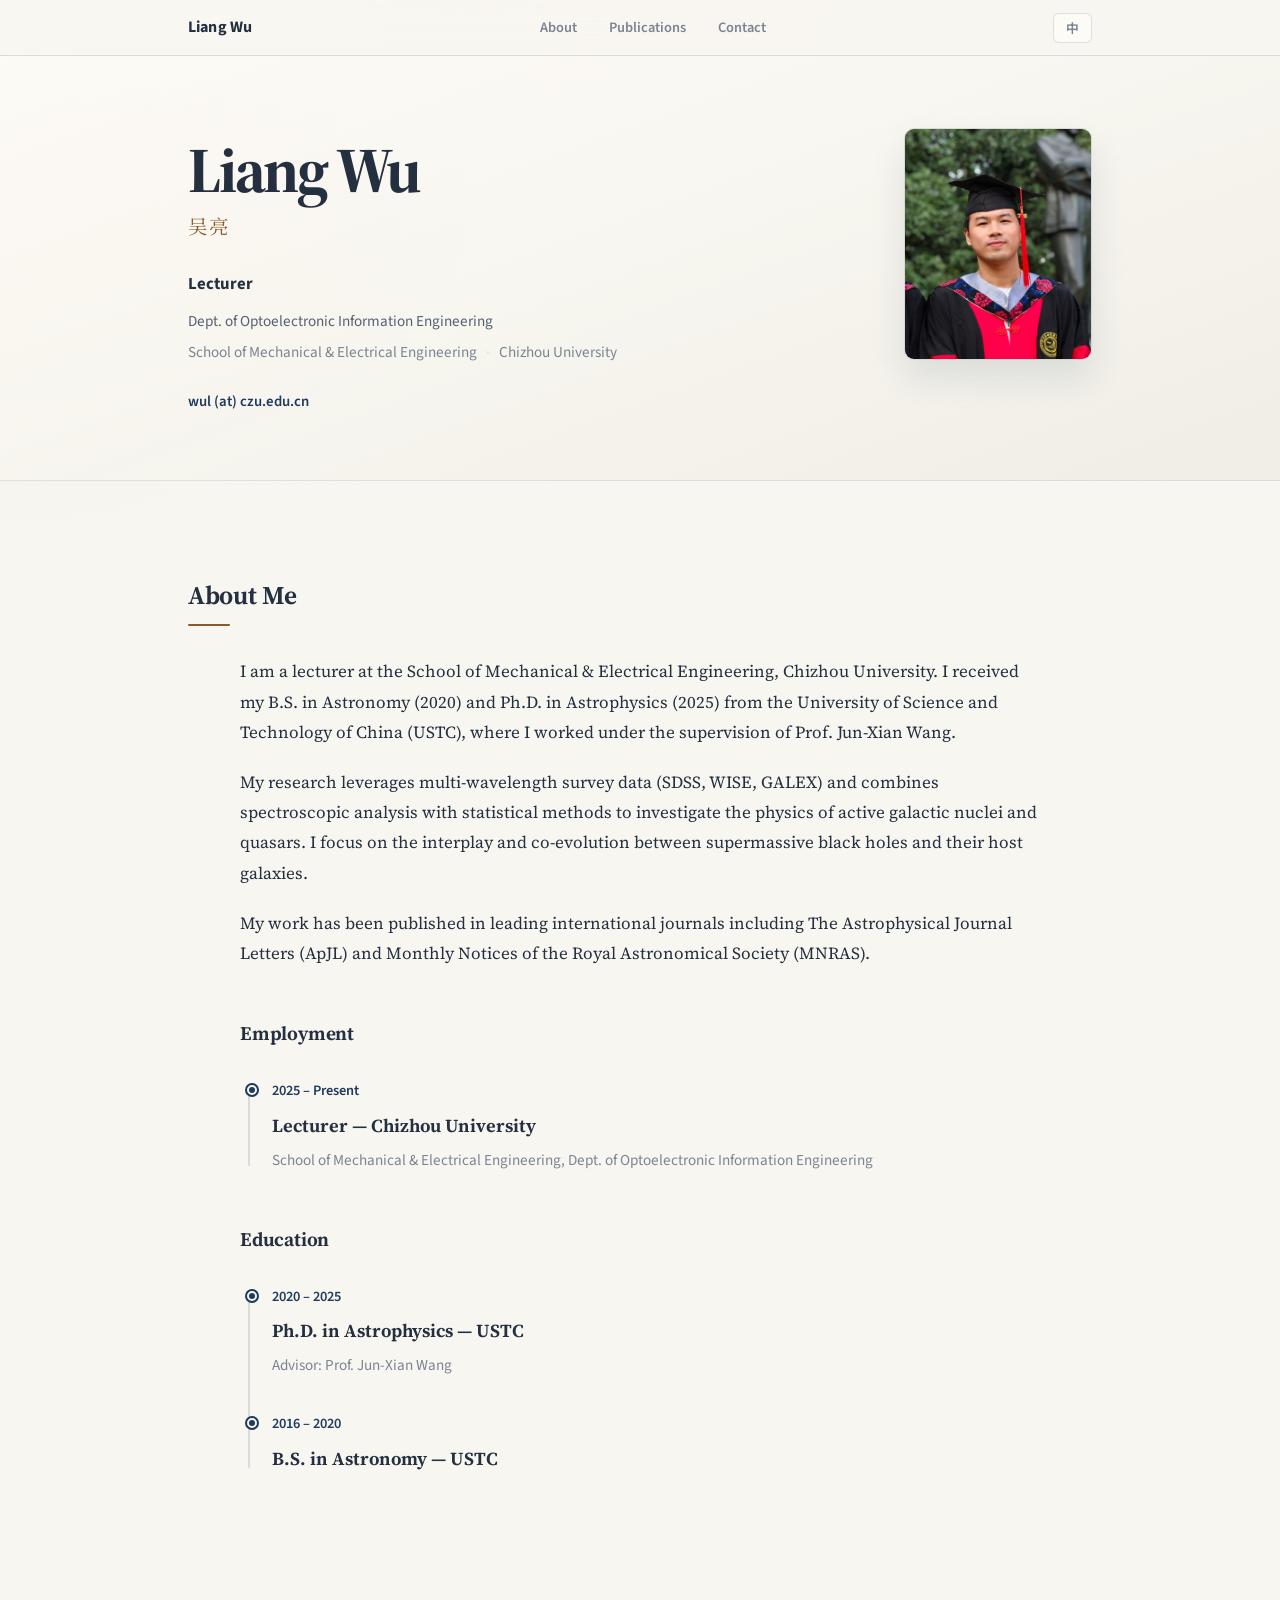
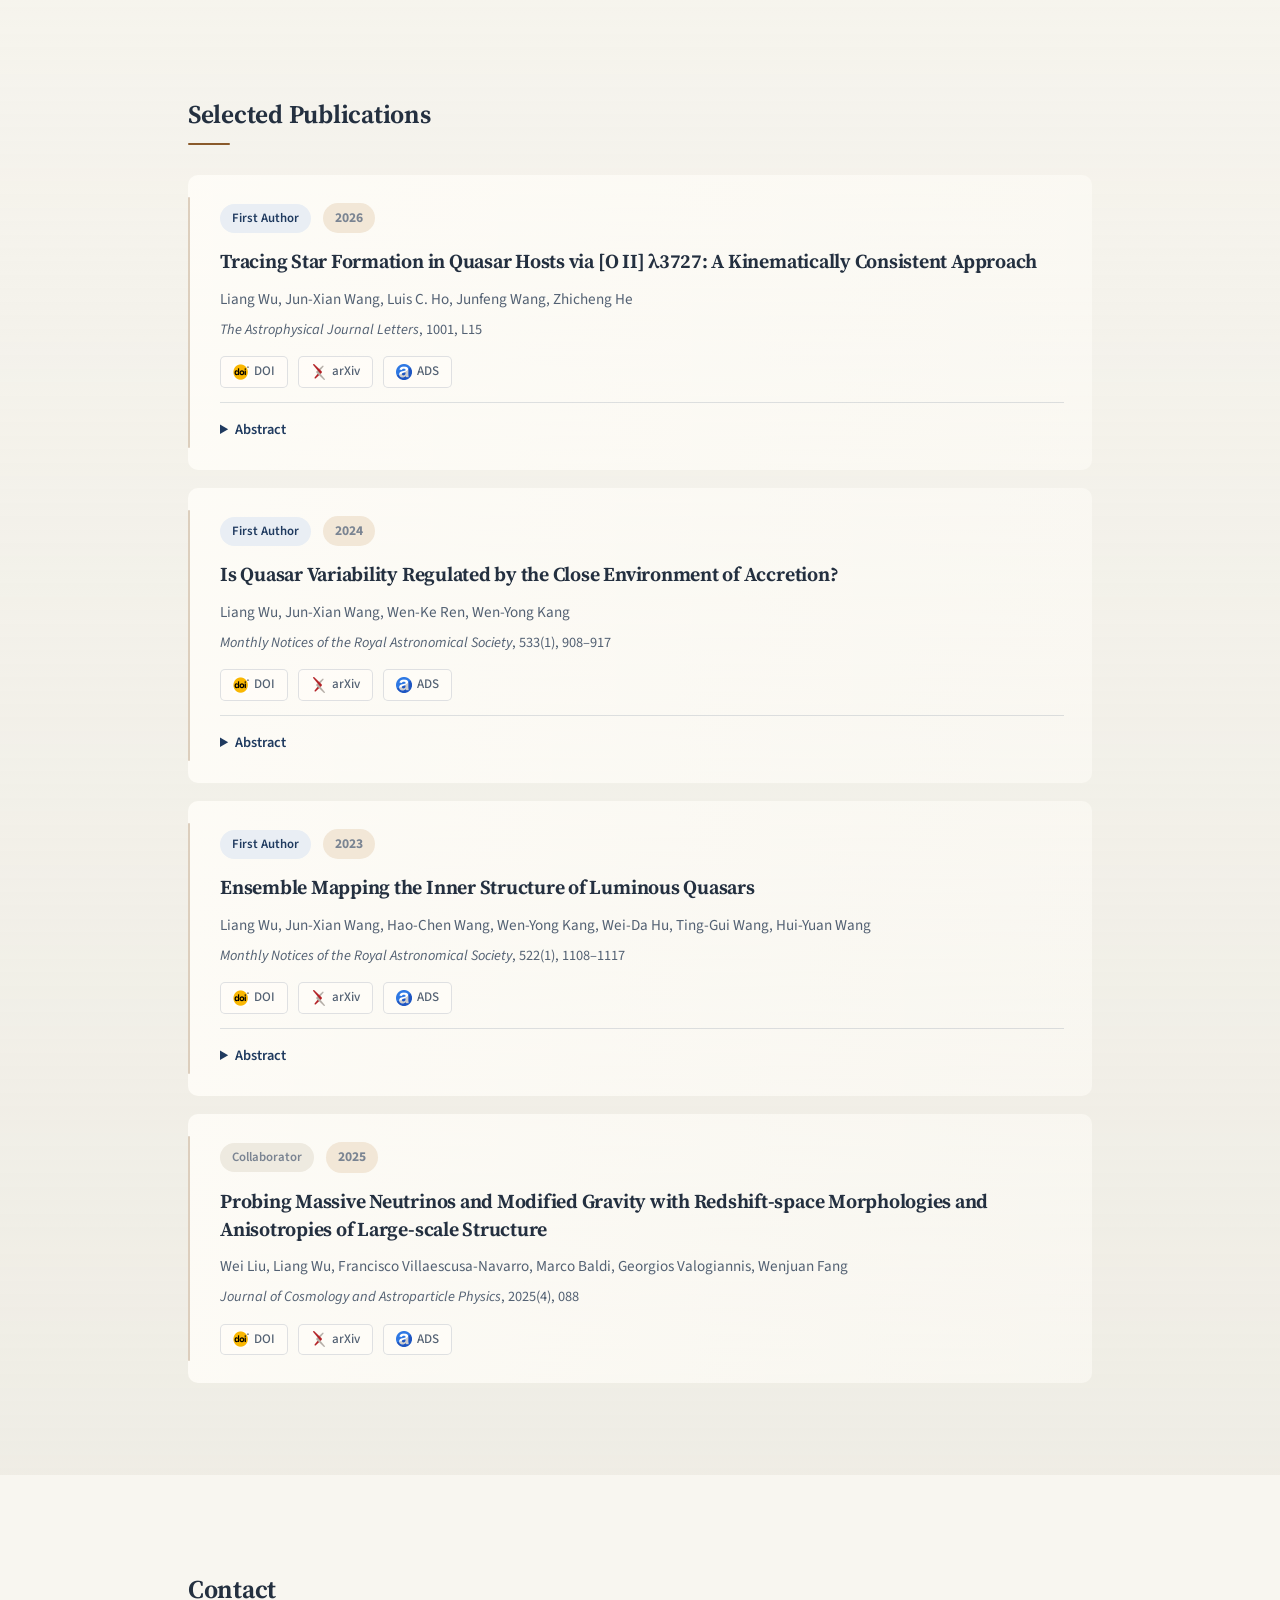
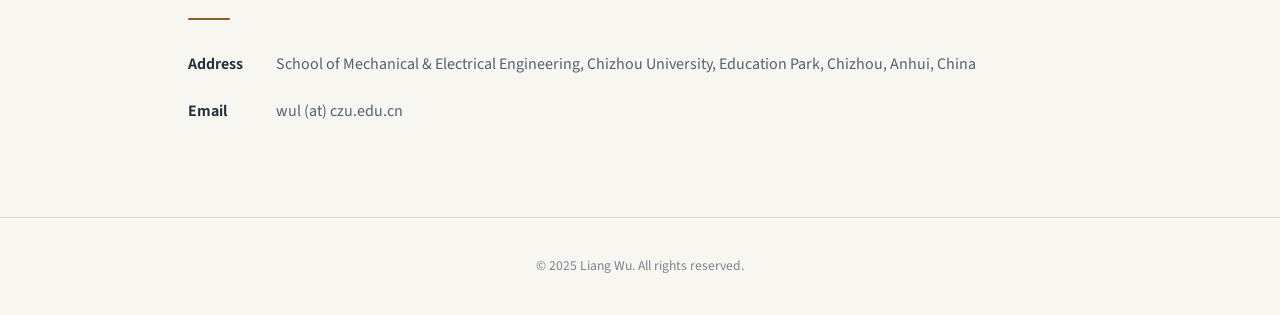
<file: index.html>
<!DOCTYPE html>
<html lang="en">
<head>
  <meta charset="UTF-8">
  <meta name="viewport" content="width=device-width, initial-scale=1.0">
  <meta name="description" content="Liang Wu — Lecturer at Chizhou University. Astrophysicist studying AGN, quasars, dusty torus physics, and black hole–galaxy co-evolution.">
  <meta name="keywords" content="Liang Wu, Astrophysics, AGN, Quasar, Black Hole, Chizhou University, USTC">
  <meta name="author" content="Liang Wu">
  <title>Liang Wu — Astrophysics | Chizhou University</title>
  <link rel="preconnect" href="https://fonts.googleapis.com">
  <link rel="preconnect" href="https://fonts.gstatic.com" crossorigin>
  <link rel="stylesheet" href="https://fonts.googleapis.com/css2?family=Noto+Sans+SC:wght@400;500;600;700&family=Noto+Serif+SC:wght@400;500;600;700&family=Source+Sans+3:wght@400;500;600;700&family=Source+Serif+4:ital,opsz,wght@0,8..60,400;0,8..60,500;0,8..60,600;0,8..60,700;1,8..60,400&display=swap">
  <link rel="stylesheet" href="css/style.css">
  <link rel="icon" href="data:image/svg+xml,<svg xmlns='http://www.w3.org/2000/svg' viewBox='0 0 100 100'><text y='.85em' font-size='85'>🔭</text></svg>">
</head>
<body>

  <!-- ===== Navigation ===== -->
  <nav class="navbar" id="navbar">
    <div class="nav-container">
      <a href="#hero" class="nav-brand">Liang Wu</a>
      <ul class="nav-links" id="navLinks">
        <li><a href="#about" data-i18n="nav.about">About</a></li>
        <li><a href="#publications" data-i18n="nav.publications">Publications</a></li>
        <li><a href="#contact" data-i18n="nav.contact">Contact</a></li>
      </ul>
      <div class="nav-actions">
        <button id="langToggle" class="lang-btn" aria-label="Switch language">中</button>
        <button id="menuToggle" class="menu-btn" aria-label="Toggle menu">
          <span></span><span></span><span></span>
        </button>
      </div>
    </div>
  </nav>

  <!-- ===== Hero ===== -->
  <header class="hero" id="hero">
    <div class="container">
      <div class="hero-content">
        <div class="hero-text">
          <h1 class="hero-name" data-i18n="hero.name">Liang Wu</h1>
          <p class="hero-name-sub" data-i18n="hero.name_sub">吴亮</p>
          <p class="hero-title" data-i18n="hero.title">Lecturer</p>
          <p class="hero-dept">
            <span data-i18n="hero.dept">Dept. of Optoelectronic Information Engineering</span>
          </p>
          <p class="hero-school">
            <span data-i18n="hero.school">School of Mechanical & Electrical Engineering</span>
            <span class="hero-sep">·</span>
            <span data-i18n="hero.university">Chizhou University</span>
          </p>
          <p class="hero-email">
            <a href="mailto:wul@czu.edu.cn">wul (at) czu.edu.cn</a>
          </p>
        </div>
        <div class="hero-avatar">
          <img class="avatar-photo" src="images/IMG_20260628_144947.jpg" alt="Liang Wu">
        </div>
      </div>
    </div>
  </header>

  <main>

    <!-- ===== About ===== -->
    <section class="section" id="about">
      <div class="container">
        <h2 class="section-heading" data-i18n="about.heading">About Me</h2>
        <div class="about-bio">
          <p data-i18n="about.bio1">I am a lecturer at the School of Mechanical & Electrical Engineering, Chizhou University. I received my B.S. in Astronomy (2020) and Ph.D. in Astrophysics (2025) from the University of Science and Technology of China (USTC), where I worked under the supervision of Prof. Jun-Xian Wang.</p>
          <p data-i18n="about.bio2">My research leverages multi-wavelength survey data (SDSS, WISE, GALEX) and combines spectroscopic analysis with statistical methods to investigate the physics of active galactic nuclei and quasars. I focus on the interplay and co-evolution between supermassive black holes and their host galaxies.</p>
          <p data-i18n="about.bio3">My work has been published in leading international journals including The Astrophysical Journal Letters (ApJL) and Monthly Notices of the Royal Astronomical Society (MNRAS).</p>
        </div>

        <h3 class="edu-heading" data-i18n="about.emp_heading">Employment</h3>
        <div class="timeline">
          <div class="timeline-item">
            <div class="timeline-marker"></div>
            <div class="timeline-content">
              <span class="timeline-year" data-i18n="about.emp_year">2025 – Present</span>
              <h4 data-i18n="about.emp_title">Lecturer — Chizhou University</h4>
              <p class="timeline-note" data-i18n="about.emp_note">School of Mechanical & Electrical Engineering, Dept. of Optoelectronic Information Engineering</p>
            </div>
          </div>
        </div>

        <h3 class="edu-heading" data-i18n="about.edu_heading">Education</h3>
        <div class="timeline">
          <div class="timeline-item">
            <div class="timeline-marker"></div>
            <div class="timeline-content">
              <span class="timeline-year" data-i18n="about.edu_phd_year">2020 – 2025</span>
              <h4 data-i18n="about.edu_phd">Ph.D. in Astrophysics — USTC</h4>
              <p class="timeline-note" data-i18n="about.edu_phd_note">Advisor: Prof. Jun-Xian Wang</p>
            </div>
          </div>
          <div class="timeline-item">
            <div class="timeline-marker"></div>
            <div class="timeline-content">
              <span class="timeline-year" data-i18n="about.edu_bs_year">2016 – 2020</span>
              <h4 data-i18n="about.edu_bs">B.S. in Astronomy — USTC</h4>
            </div>
          </div>
        </div>
      </div>
    </section>

    <!-- ===== Publications ===== -->
    <section class="section section-alt" id="publications">
      <div class="container">
        <h2 class="section-heading" data-i18n="publications.heading">Selected Publications</h2>

        <div class="pub-list">

          <!-- Paper 1: ApJL 2026 -->
          <article class="pub-item">
            <div class="pub-meta">
              <span class="pub-badge pub-badge-first" data-i18n="publications.first_author">First Author</span>
              <span class="pub-year">2026</span>
            </div>
            <h3 class="pub-title">Tracing Star Formation in Quasar Hosts via [O II] λ3727: A Kinematically Consistent Approach</h3>
            <p class="pub-authors">Liang Wu, Jun-Xian Wang, Luis C. Ho, Junfeng Wang, Zhicheng He</p>
            <p class="pub-journal"><em>The Astrophysical Journal Letters</em>, 1001, L15</p>
            <div class="pub-links">
              <a href="https://doi.org/10.3847/2041-8213/ae5621" target="_blank" rel="noopener" class="pub-link-doi"><img src="images/icon-doi.png" width="16" height="16" alt=""> DOI</a>
              <a href="https://arxiv.org/abs/2603.21509" target="_blank" rel="noopener" class="pub-link-arxiv"><img src="images/icon-arxiv.png" width="16" height="16" alt=""> arXiv</a>
              <a href="https://ui.adsabs.harvard.edu/abs/2026ApJ...1001L..15W" target="_blank" rel="noopener" class="pub-link-ads"><img src="images/icon-ads.png" width="16" height="16" alt=""> ADS</a>
            </div>
            <details class="pub-abstract">
              <summary data-i18n="publications.abstract">Abstract</summary>
              <p>We develop a new kinematically consistent approach that decomposes the [O II] λ3727 emission line using the high-ionization [Ne V] λ3426 line to isolate the AGN contribution. We demonstrate that [O II] emission in quasars is primarily dominated by star formation and can be reliably used as a star formation tracer. Applying this method to a large SDSS quasar sample, we uncover a tight correlation between the mean star formation rate and bolometric luminosity, revealing continuous star formation activity across cosmic time in quasar hosts.</p>
            </details>
          </article>

          <!-- Paper 2: MNRAS 2024 -->
          <article class="pub-item">
            <div class="pub-meta">
              <span class="pub-badge pub-badge-first" data-i18n="publications.first_author">First Author</span>
              <span class="pub-year">2024</span>
            </div>
            <h3 class="pub-title">Is Quasar Variability Regulated by the Close Environment of Accretion?</h3>
            <p class="pub-authors">Liang Wu, Jun-Xian Wang, Wen-Ke Ren, Wen-Yong Kang</p>
            <p class="pub-journal"><em>Monthly Notices of the Royal Astronomical Society</em>, 533(1), 908–917</p>
            <div class="pub-links">
              <a href="https://doi.org/10.1093/mnras/stae1892" target="_blank" rel="noopener" class="pub-link-doi"><img src="images/icon-doi.png" width="16" height="16" alt=""> DOI</a>
              <a href="https://arxiv.org/abs/2408.01192" target="_blank" rel="noopener" class="pub-link-arxiv"><img src="images/icon-arxiv.png" width="16" height="16" alt=""> arXiv</a>
              <a href="https://ui.adsabs.harvard.edu/abs/2024MNRAS.533..908W" target="_blank" rel="noopener" class="pub-link-ads"><img src="images/icon-ads.png" width="16" height="16" alt=""> ADS</a>
            </div>
            <details class="pub-abstract">
              <summary data-i18n="publications.abstract">Abstract</summary>
              <p>We investigate whether UV/optical variability in quasars is influenced by the close environment of the accretion flow. Analyzing two luminous quasar samples from SDSS (8,120 sources), we find a significant anti-correlation between g-band excess variance and the wavelength-dependent infrared covering factor, strongest at 2–3 μm and weakening toward longer wavelengths. This provides evidence that the equatorial dusty torus plays a key role in regulating accretion disk turbulence, while cooler polar dust does not.</p>
            </details>
          </article>

          <!-- Paper 3: MNRAS 2023 -->
          <article class="pub-item">
            <div class="pub-meta">
              <span class="pub-badge pub-badge-first" data-i18n="publications.first_author">First Author</span>
              <span class="pub-year">2023</span>
            </div>
            <h3 class="pub-title">Ensemble Mapping the Inner Structure of Luminous Quasars</h3>
            <p class="pub-authors">Liang Wu, Jun-Xian Wang, Hao-Chen Wang, Wen-Yong Kang, Wei-Da Hu, Ting-Gui Wang, Hui-Yuan Wang</p>
            <p class="pub-journal"><em>Monthly Notices of the Royal Astronomical Society</em>, 522(1), 1108–1117</p>
            <div class="pub-links">
              <a href="https://doi.org/10.1093/mnras/stad903" target="_blank" rel="noopener" class="pub-link-doi"><img src="images/icon-doi.png" width="16" height="16" alt=""> DOI</a>
              <a href="https://arxiv.org/abs/2303.12769" target="_blank" rel="noopener" class="pub-link-arxiv"><img src="images/icon-arxiv.png" width="16" height="16" alt=""> arXiv</a>
              <a href="https://ui.adsabs.harvard.edu/abs/2023MNRAS.522.1108W" target="_blank" rel="noopener" class="pub-link-ads"><img src="images/icon-ads.png" width="16" height="16" alt=""> ADS</a>
            </div>
            <details class="pub-abstract">
              <summary data-i18n="publications.abstract">Abstract</summary>
              <p>We present an ensemble mapping technique to probe the inner structure of luminous quasars. Using correlations between [O III] λ5007 equivalent width and infrared-to-bolometric luminosity ratios, we detect for the first time the intrinsic anti-correlation predicted by the torus/ionization-cone geometric model. Our results provide direct evidence for the polar dust component and verify the orientation-dependent unification scheme in luminous quasars.</p>
            </details>
          </article>

          <!-- Paper 4: JCAP 2025 -->
          <article class="pub-item">
            <div class="pub-meta">
              <span class="pub-badge pub-badge-collab" data-i18n="publications.collaborator">Collaborator</span>
              <span class="pub-year">2025</span>
            </div>
            <h3 class="pub-title">Probing Massive Neutrinos and Modified Gravity with Redshift-space Morphologies and Anisotropies of Large-scale Structure</h3>
            <p class="pub-authors">Wei Liu, Liang Wu, Francisco Villaescusa-Navarro, Marco Baldi, Georgios Valogiannis, Wenjuan Fang</p>
            <p class="pub-journal"><em>Journal of Cosmology and Astroparticle Physics</em>, 2025(4), 088</p>
            <div class="pub-links">
              <a href="https://doi.org/10.1088/1475-7516/2025/04/088" target="_blank" rel="noopener" class="pub-link-doi"><img src="images/icon-doi.png" width="16" height="16" alt=""> DOI</a>
              <a href="https://arxiv.org/abs/2412.05662" target="_blank" rel="noopener" class="pub-link-arxiv"><img src="images/icon-arxiv.png" width="16" height="16" alt=""> arXiv</a>
              <a href="https://ui.adsabs.harvard.edu/abs/2025JCAP...04..088L" target="_blank" rel="noopener" class="pub-link-ads"><img src="images/icon-ads.png" width="16" height="16" alt=""> ADS</a>
            </div>
          </article>

        </div>
      </div>
    </section>

    <!-- ===== Contact ===== -->
    <section class="section" id="contact">
      <div class="container">
        <h2 class="section-heading" data-i18n="contact.heading">Contact</h2>
        <div class="contact-info">
          <div class="contact-item">
            <span class="contact-label" data-i18n="contact.address_label">Address</span>
            <span data-i18n="contact.address">School of Mechanical & Electrical Engineering, Chizhou University, Education Park, Chizhou, Anhui, China</span>
          </div>
          <div class="contact-item">
            <span class="contact-label" data-i18n="contact.email_label">Email</span>
            <a href="mailto:wul@czu.edu.cn">wul (at) czu.edu.cn</a>
          </div>
        </div>
      </div>
    </section>

  </main>

  <!-- ===== Footer ===== -->
  <footer class="footer">
    <div class="container">
      <p data-i18n="footer.copyright">© 2025 Liang Wu. All rights reserved.</p>
    </div>
  </footer>

  <!-- Back to top -->
  <button id="backToTop" class="back-to-top" aria-label="Back to top">
    <svg width="20" height="20" viewBox="0 0 24 24" fill="none" stroke="currentColor" stroke-width="2.5" stroke-linecap="round" stroke-linejoin="round"><polyline points="18 15 12 9 6 15"/></svg>
  </button>

  <script src="js/i18n.js"></script>
  <script src="js/main.js"></script>
</body>
</html>
</file>
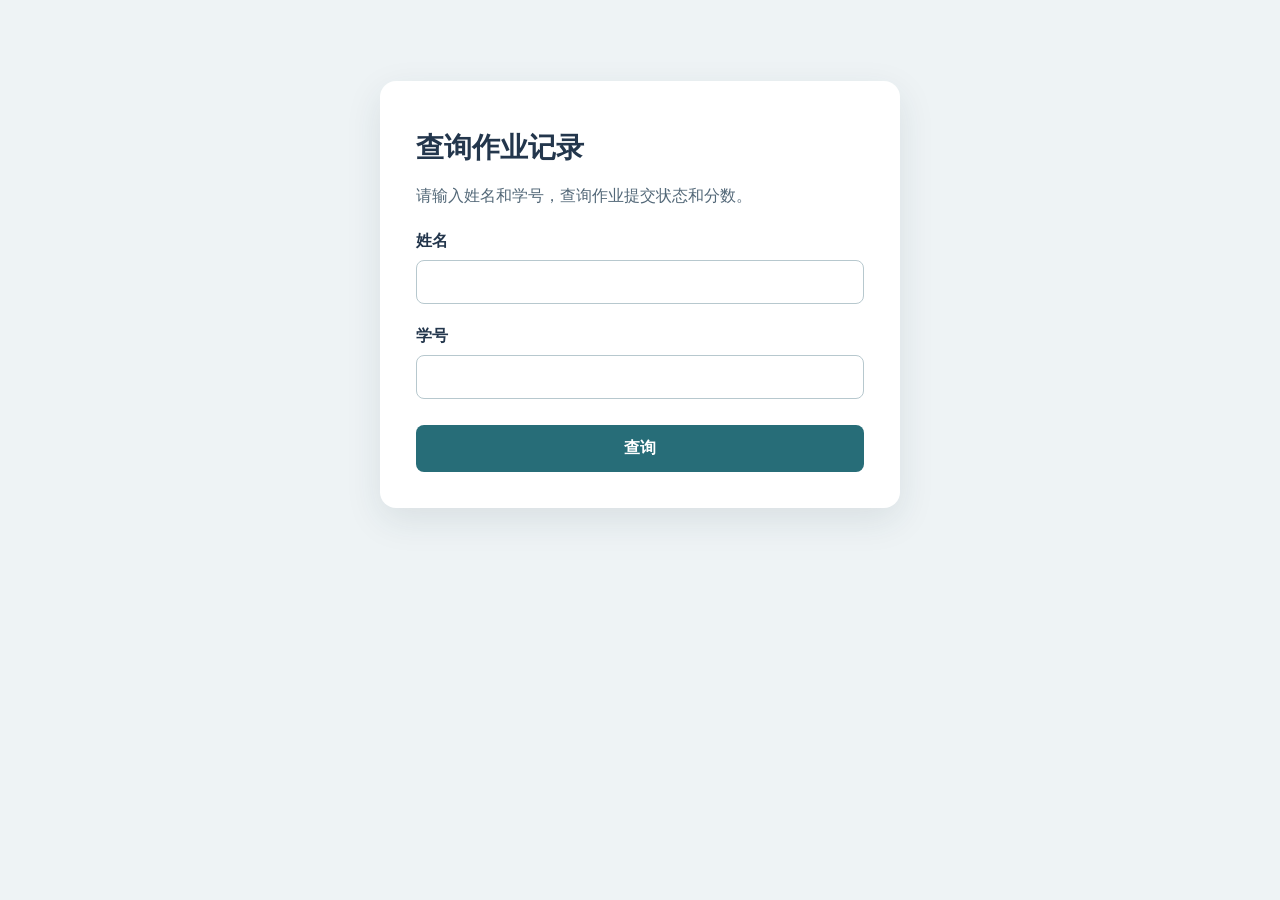
<file: 2026physics2/index.html>
<!doctype html>
<html lang="zh-CN">
<head>
  <meta charset="utf-8">
  <meta name="viewport" content="width=device-width, initial-scale=1">
  <title>大学物理作业查询</title>
  <style>
    * { box-sizing: border-box; }
    body { margin: 0; font-family: -apple-system, BlinkMacSystemFont, "Microsoft YaHei", sans-serif; color: #23364c; background: #eef3f5; }
    main { width: min(100% - 32px, 520px); margin: 9vh auto; padding: 36px; background: white; border-radius: 16px; box-shadow: 0 12px 36px rgba(33,57,73,.1); }
    h1 { font-size: 28px; margin: 12px 0; }
    p { line-height: 1.65; color: #536878; }
    label { display: block; margin: 22px 0 8px; font-weight: 600; }
    input { width: 100%; font: inherit; padding: 12px; border: 1px solid #b7c8ce; border-radius: 8px; }
    input:focus { outline: 3px solid #aed6d7; border-color: #347783; }
    button { margin-top: 26px; width: 100%; padding: 13px; border: 0; border-radius: 8px; background: #276d78; color: white; font: inherit; font-weight: 600; cursor: pointer; }
    button:focus { outline: 3px solid #aed6d7; }
    #result { margin-top: 24px; padding: 16px; border-radius: 8px; background: #f1f7f7; line-height: 1.65; }
    #result[hidden] { display: none; }
    #result p { margin: 6px 0; }
    table { width: 100%; border-collapse: collapse; margin-top: 8px; }
    th, td { padding: 10px 8px; border-bottom: 1px solid #d7e5e7; text-align: left; }
    th { font-size: 14px; color: #536878; }
    @media (max-width: 520px) { main { padding: 24px; margin-top: 24px; } }
  </style>
</head>
<body>
<main>
  <h1>查询作业记录</h1>
  <p>请输入姓名和学号，查询作业提交状态和分数。</p>
  <form id="form">
    <label for="name">姓名</label><input id="name" name="name" required maxlength="30" autocomplete="off">
    <label for="student_id">学号</label><input id="student_id" name="student_id" required inputmode="numeric" pattern="[0-9]{9}" maxlength="9" autocomplete="off">
    <button type="submit">查询</button>
  </form>
  <section id="result" role="status" aria-live="polite" hidden></section>
</main>
<script>
  document.getElementById('form').addEventListener('submit', async function (event) {
    event.preventDefault();
    var box = document.getElementById('result'); box.hidden = false; box.textContent = '正在查询…';
    try {
      var response = await fetch('./records.json', {cache:'no-store'});
      if (!response.ok) throw new Error('query failed');
      var data = await response.json();
      if (!data.ready) { box.textContent = '查询尚未开放，请向老师咨询。'; return; }
      var name = document.getElementById('name').value.trim();
      var id = document.getElementById('student_id').value.trim();
      var matches = data.records.filter(function (row) { return row.name === name && row.student_id === id; });
      box.textContent = '';
      if (matches.length !== 1) {
        box.textContent = '身份或记录待核实，请联系老师。'; return;
      }
      if (!Array.isArray(data.assignments) || !data.assignments.length) {
        box.textContent = '暂无可查询的作业，请联系老师。'; return;
      }
      var table = document.createElement('table');
      var head = document.createElement('tr');
      ['作业', '提交状态', '分数'].forEach(function (text) {
        var th = document.createElement('th'); th.textContent = text; head.appendChild(th);
      });
      table.appendChild(head);
      data.assignments.forEach(function (assignment) {
        var entry = (matches[0].assignments || {})[assignment.id] || {};
        var status = entry.status === 'submitted' ? '已提交' : entry.status === 'not_submitted' ? '未交' : '待核实';
        var score = '—';
        if (entry.status === 'submitted' && typeof entry.score === 'number' && entry.score >= 0 && entry.score <= 100) {
          score = entry.score + ' 分' + (entry.score_status === 'confirmed' ? '' : '（暂定）');
        } else if (entry.status === 'submitted') { score = '待核实'; }
        var tr = document.createElement('tr');
        [assignment.title, status, score].forEach(function (text) {
          var td = document.createElement('td'); td.textContent = text; tr.appendChild(td);
        });
        table.appendChild(tr);
      });
      box.appendChild(table);
    } catch (error) { box.textContent = '暂时无法查询，请稍后重试或联系老师。'; }
  });
</script>
</body>
</html>
</file>
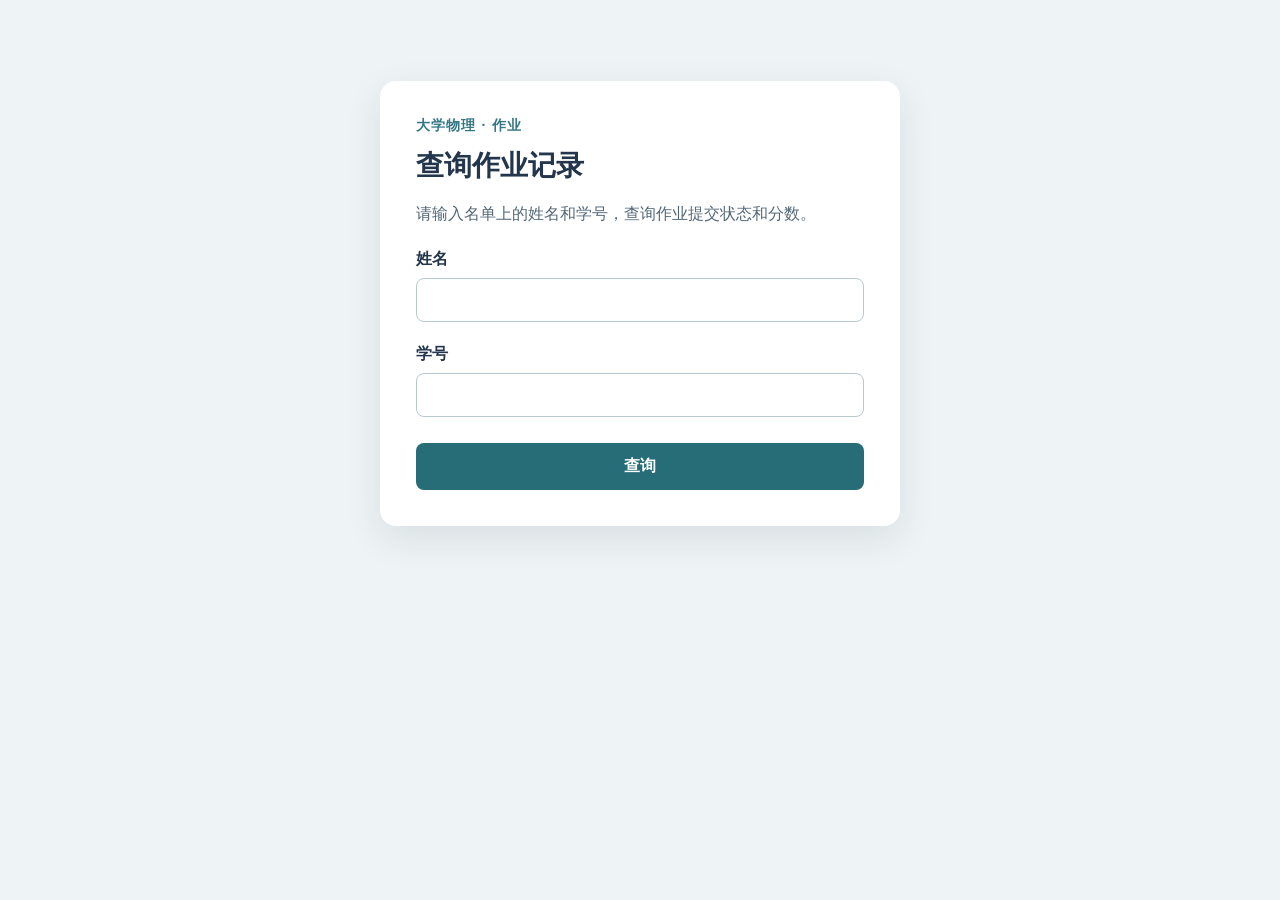
<file: homework-query/index.html>
<!doctype html>
<html lang="zh-CN">
<head>
  <meta charset="utf-8">
  <meta name="viewport" content="width=device-width, initial-scale=1">
  <title>大学物理作业查询</title>
  <style>
    * { box-sizing: border-box; }
    body { margin: 0; font-family: -apple-system, BlinkMacSystemFont, "Microsoft YaHei", sans-serif; color: #23364c; background: #eef3f5; }
    main { width: min(100% - 32px, 520px); margin: 9vh auto; padding: 36px; background: white; border-radius: 16px; box-shadow: 0 12px 36px rgba(33,57,73,.1); }
    .eyebrow { color: #347783; font-size: 14px; letter-spacing: .08em; font-weight: 600; }
    h1 { font-size: 28px; margin: 12px 0; }
    p { line-height: 1.65; color: #536878; }
    label { display: block; margin: 22px 0 8px; font-weight: 600; }
    input { width: 100%; font: inherit; padding: 12px; border: 1px solid #b7c8ce; border-radius: 8px; }
    input:focus { outline: 3px solid #aed6d7; border-color: #347783; }
    button { margin-top: 26px; width: 100%; padding: 13px; border: 0; border-radius: 8px; background: #276d78; color: white; font: inherit; font-weight: 600; cursor: pointer; }
    button:focus { outline: 3px solid #aed6d7; }
    #result { margin-top: 24px; padding: 16px; border-radius: 8px; background: #f1f7f7; line-height: 1.65; }
    #result[hidden] { display: none; }
    #result p { margin: 6px 0; }
    table { width: 100%; border-collapse: collapse; margin-top: 8px; }
    th, td { padding: 10px 8px; border-bottom: 1px solid #d7e5e7; text-align: left; }
    th { font-size: 14px; color: #536878; }
    @media (max-width: 520px) { main { padding: 24px; margin-top: 24px; } }
  </style>
</head>
<body>
<main>
  <div class="eyebrow">大学物理 · 作业</div>
  <h1>查询作业记录</h1>
  <p>请输入名单上的姓名和学号，查询作业提交状态和分数。</p>
  <form id="form">
    <label for="name">姓名</label><input id="name" name="name" required maxlength="30" autocomplete="off">
    <label for="student_id">学号</label><input id="student_id" name="student_id" required inputmode="numeric" pattern="[0-9]{9}" maxlength="9" autocomplete="off">
    <button type="submit">查询</button>
  </form>
  <section id="result" role="status" aria-live="polite" hidden></section>
</main>
<script>
  document.getElementById('form').addEventListener('submit', async function (event) {
    event.preventDefault();
    var box = document.getElementById('result'); box.hidden = false; box.textContent = '正在查询…';
    try {
      var response = await fetch('./records.json', {cache:'no-store'});
      if (!response.ok) throw new Error('query failed');
      var data = await response.json();
      if (!data.ready) { box.textContent = '查询尚未开放，请向老师咨询。'; return; }
      var name = document.getElementById('name').value.trim();
      var id = document.getElementById('student_id').value.trim();
      var matches = data.records.filter(function (row) { return row.name === name && row.student_id === id; });
      box.textContent = '';
      if (matches.length !== 1) {
        box.textContent = '身份或记录待核实，请联系老师。'; return;
      }
      if (!Array.isArray(data.assignments) || !data.assignments.length) {
        box.textContent = '暂无可查询的作业，请联系老师。'; return;
      }
      var table = document.createElement('table');
      var head = document.createElement('tr');
      ['作业', '提交状态', '分数'].forEach(function (text) {
        var th = document.createElement('th'); th.textContent = text; head.appendChild(th);
      });
      table.appendChild(head);
      data.assignments.forEach(function (assignment) {
        var entry = (matches[0].assignments || {})[assignment.id] || {};
        var status = entry.status === 'submitted' ? '已提交' : entry.status === 'not_submitted' ? '未交' : '待核实';
        var score = '—';
        if (entry.status === 'submitted' && typeof entry.score === 'number' && entry.score >= 0 && entry.score <= 100) {
          score = entry.score + ' 分' + (entry.score_status === 'confirmed' ? '' : '（暂定）');
        } else if (entry.status === 'submitted') { score = '待核实'; }
        var tr = document.createElement('tr');
        [assignment.title, status, score].forEach(function (text) {
          var td = document.createElement('td'); td.textContent = text; tr.appendChild(td);
        });
        table.appendChild(tr);
      });
      box.appendChild(table);
    } catch (error) { box.textContent = '暂时无法查询，请稍后重试或联系老师。'; }
  });
</script>
</body>
</html>
</file>
<file: css/style.css>
/* ========================================
   style.css — Liang Wu Academic Website
   Clean modern design, Claude-inspired typography
   ======================================== */

/* ----- Reset & Base ----- */
*, *::before, *::after {
  box-sizing: border-box;
  margin: 0;
  padding: 0;
}

:root {
  --color-bg:        #f8f6f0;
  --color-bg-alt:    #efede5;
  --color-bg-card:   #fffdf8;
  --color-text:      #243040;
  --color-text-mid:  #536173;
  --color-text-light:#7a8492;
  --color-accent:    #1f3a5f;
  --color-accent-hover: #162a45;
  --color-warm:      #8a5a2b;
  --color-warm-soft: #f2e7d7;
  --color-border:    rgba(31, 58, 95, 0.14);
  --color-badge-bg:  #e9eef4;
  --color-badge-text:#1f3a5f;
  --max-width:        960px;
  --nav-height:       56px;
  --radius:           12px;
  --font-serif:       "Source Serif 4", "Noto Serif SC", Georgia, "Songti SC", "SimSun", serif;
  --font-sans:        "Source Sans 3", "Noto Sans SC", system-ui, -apple-system, BlinkMacSystemFont, "Segoe UI", sans-serif;
  --shadow-card:      0 10px 28px rgba(31, 58, 95, 0.045);
  --shadow-card-hover: 0 16px 38px rgba(31, 58, 95, 0.075);
  --transition:       0.22s cubic-bezier(0.4, 0, 0.2, 1);
}

html {
  scroll-behavior: smooth;
  scroll-padding-top: calc(var(--nav-height) + 32px);
}

body {
  font-family: var(--font-serif);
  font-size: 18px;
  line-height: 1.78;
  color: var(--color-text);
  background:
    radial-gradient(circle at top left, rgba(138, 90, 43, 0.08), transparent 34rem),
    var(--color-bg);
  -webkit-font-smoothing: antialiased;
  -moz-osx-font-smoothing: grayscale;
}

html[lang="zh-CN"] body {
  line-height: 1.84;
}

a {
  color: var(--color-accent);
  text-decoration: none;
  transition: color var(--transition);
}
a:hover { color: var(--color-accent-hover); }

img { max-width: 100%; display: block; }

.container {
  max-width: var(--max-width);
  margin: 0 auto;
  padding: 0 28px;
}

/* ----- Section ----- */
.section {
  padding: 92px 0;
}
.section-alt {
  background:
    linear-gradient(180deg, rgba(255, 253, 248, 0.42), rgba(239, 237, 229, 0.85)),
    var(--color-bg-alt);
}

.section-heading {
  font-size: 1.6rem;
  font-weight: 650;
  color: var(--color-text);
  margin-bottom: 38px;
  position: relative;
  display: inline-block;
  letter-spacing: -0.01em;
}
.section-heading::after {
  content: '';
  position: absolute;
  bottom: -8px;
  left: 0;
  width: 42px;
  height: 2px;
  background: var(--color-warm);
  border-radius: 2px;
}

/* ----- Navigation ----- */
.navbar {
  position: fixed;
  top: 0;
  left: 0;
  right: 0;
  height: var(--nav-height);
  background: rgba(248, 246, 240, 0.86);
  backdrop-filter: blur(16px);
  -webkit-backdrop-filter: blur(16px);
  border-bottom: 1px solid var(--color-border);
  z-index: 1000;
}

.nav-container {
  max-width: var(--max-width);
  margin: 0 auto;
  padding: 0 28px;
  display: flex;
  align-items: center;
  justify-content: space-between;
  height: 100%;
  font-family: var(--font-sans);
}

.nav-brand {
  font-size: 1rem;
  font-weight: 700;
  color: var(--color-text);
  letter-spacing: 0.01em;
}

.nav-links {
  display: flex;
  list-style: none;
  gap: 32px;
}

.nav-links a {
  font-family: var(--font-sans);
  font-size: 0.9rem;
  color: var(--color-text-light);
  font-weight: 600;
  transition: color var(--transition);
}
.nav-links a:hover,
.nav-links a.active {
  color: var(--color-accent);
}

.nav-actions {
  display: flex;
  align-items: center;
  gap: 10px;
}

.lang-btn {
  font-family: var(--font-sans);
  background: rgba(255, 253, 248, 0.62);
  border: 1px solid var(--color-border);
  color: var(--color-text-light);
  font-size: 0.8rem;
  font-weight: 600;
  padding: 4px 12px;
  border-radius: 6px;
  cursor: pointer;
  transition: all var(--transition);
}
.lang-btn:hover {
  background: var(--color-accent);
  border-color: var(--color-accent);
  color: #fff;
}

.menu-btn {
  display: none;
  flex-direction: column;
  gap: 5px;
  background: none;
  border: none;
  cursor: pointer;
  padding: 4px;
}
.menu-btn span {
  display: block;
  width: 20px;
  height: 2px;
  background: var(--color-text);
  border-radius: 1px;
}

/* ----- Hero ----- */
.hero {
  padding: calc(var(--nav-height) + 72px) 0 64px;
  background:
    linear-gradient(160deg, rgba(255, 253, 248, 0.92) 0%, rgba(248, 246, 240, 0.72) 48%, rgba(239, 237, 229, 0.96) 100%);
  border-bottom: 1px solid var(--color-border);
}

.hero-content {
  display: flex;
  align-items: flex-start;
  justify-content: space-between;
  gap: 68px;
}

.hero-text {
  flex: 1;
  padding-top: 8px;
}

.hero-name {
  font-size: clamp(2.65rem, 6vw, 4rem);
  font-weight: 700;
  color: var(--color-text);
  line-height: 1.05;
  letter-spacing: -0.035em;
}

.hero-name-sub {
  font-size: 1.22rem;
  color: var(--color-warm);
  margin-top: 8px;
  letter-spacing: 0.06em;
}

.hero-title {
  font-family: var(--font-sans);
  font-size: 1.05rem;
  color: var(--color-text);
  margin-top: 24px;
  font-weight: 700;
}

.hero-dept {
  font-family: var(--font-sans);
  font-size: 0.95rem;
  color: var(--color-text-mid);
  margin-top: 8px;
}

.hero-school {
  font-family: var(--font-sans);
  font-size: 0.95rem;
  color: var(--color-text-light);
  margin-top: 4px;
}

.hero-sep {
  margin: 0 6px;
  color: var(--color-border);
}

.hero-email {
  margin-top: 18px;
}
.hero-email a {
  font-family: var(--font-sans);
  font-size: 0.925rem;
  color: var(--color-accent);
  font-weight: 600;
}

.hero-avatar {
  flex-shrink: 0;
}

.avatar-photo {
  width: 188px;
  height: 232px;
  border-radius: 10px;
  object-fit: cover;
  border: 1px solid var(--color-border);
  display: block;
  box-shadow: 0 18px 34px rgba(31, 58, 95, 0.11);
}

/* ----- About ----- */
.about-bio,
#about .edu-heading,
#about .timeline {
  max-width: 800px;
  margin-left: auto;
  margin-right: auto;
}

.about-bio p {
  margin-bottom: 20px;
  color: var(--color-text);
  font-size: 1.06rem;
  line-height: 1.78;
}

.edu-heading {
  font-size: 1.2rem;
  font-weight: 650;
  color: var(--color-text);
  margin-top: 48px;
  margin-bottom: 28px;
  letter-spacing: -0.01em;
}

/* Timeline */
.timeline {
  position: relative;
  padding-left: 32px;
}
.timeline::before {
  content: '';
  position: absolute;
  left: 8px;
  top: 8px;
  bottom: 8px;
  width: 1.5px;
  background: var(--color-border);
  border-radius: 1px;
}

.timeline-item {
  position: relative;
  margin-bottom: 32px;
}

.timeline-marker {
  position: absolute;
  left: -25px;
  top: 7px;
  width: 10px;
  height: 10px;
  background: var(--color-accent);
  border-radius: 50%;
  border: 2px solid var(--color-bg);
  box-shadow: 0 0 0 2px var(--color-accent);
}

.timeline-year {
  font-family: var(--font-sans);
  font-size: 0.9rem;
  font-weight: 600;
  color: var(--color-accent);
  display: block;
  margin-bottom: 6px;
}

.timeline-content h4 {
  font-size: 1.15rem;
  font-weight: 650;
  color: var(--color-text);
}

.timeline-note {
  font-family: var(--font-sans);
  font-size: 0.95rem;
  color: var(--color-text-light);
  margin-top: 4px;
}

/* ----- Publications ----- */
.pub-list {
  display: flex;
  flex-direction: column;
  gap: 18px;
}

.pub-item {
  position: relative;
  background:
    linear-gradient(90deg, rgba(255, 253, 248, 0.86), rgba(255, 253, 248, 0.54));
  border: 0;
  border-radius: 10px;
  padding: 28px 28px 28px 32px;
  box-shadow: none;
  transition: background-color var(--transition), transform var(--transition);
}
.pub-item:hover {
  background:
    linear-gradient(90deg, rgba(255, 253, 248, 0.98), rgba(255, 253, 248, 0.68));
  transform: translateX(2px);
}
.pub-item::before {
  content: '';
  position: absolute;
  left: 0;
  top: 22px;
  bottom: 22px;
  width: 2px;
  border-radius: 2px;
  background: rgba(138, 90, 43, 0.28);
}

.pub-meta {
  display: flex;
  align-items: center;
  gap: 12px;
  margin-bottom: 14px;
}

.pub-badge {
  font-family: var(--font-sans);
  font-size: 0.8rem;
  font-weight: 600;
  padding: 3px 12px;
  border-radius: 99px;
}
.pub-badge-first {
  background: var(--color-badge-bg);
  color: var(--color-badge-text);
}
.pub-badge-collab {
  background: #eeeae0;
  color: var(--color-text-light);
}

.pub-year {
  font-family: var(--font-sans);
  font-size: 0.85rem;
  font-weight: 700;
  color: var(--color-text-light);
  background: var(--color-warm-soft);
  padding: 3px 12px;
  border-radius: 99px;
}

.pub-title {
  font-size: 1.24rem;
  font-weight: 650;
  color: var(--color-text);
  margin-bottom: 10px;
  line-height: 1.42;
  letter-spacing: -0.012em;
}

.pub-authors {
  font-family: var(--font-sans);
  font-size: 0.95rem;
  color: var(--color-text-mid);
}

.pub-journal {
  font-family: var(--font-sans);
  font-size: 0.9rem;
  color: var(--color-text-mid);
  margin-top: 4px;
}

.pub-links {
  margin-top: 14px;
  display: flex;
  align-items: center;
  gap: 10px;
  flex-wrap: wrap;
}
.pub-links a {
  font-family: var(--font-sans);
  display: inline-flex;
  align-items: center;
  gap: 5px;
  font-size: 0.82rem;
  font-weight: 500;
  color: var(--color-text-mid);
  padding: 3px 12px;
  border-radius: 5px;
  transition: all var(--transition);
}
.pub-links a img {
  flex-shrink: 0;
  width: 16px;
  height: 16px;
}
.pub-links a {
  background: rgba(255, 253, 248, 0.72);
  border: 1px solid var(--color-border);
}
.pub-links a:hover {
  background: var(--color-warm-soft);
  color: var(--color-warm);
  border-color: rgba(138, 90, 43, 0.28);
}
.pub-link-sep {
  display: none;
}

.pub-abstract {
  margin-top: 14px;
  border-top: 1px solid var(--color-border);
  padding-top: 14px;
}
.pub-abstract summary {
  font-family: var(--font-sans);
  font-size: 0.9rem;
  font-weight: 600;
  color: var(--color-accent);
  cursor: pointer;
  user-select: none;
}
.pub-abstract summary:hover {
  color: var(--color-accent-hover);
}
.pub-abstract p {
  margin-top: 10px;
  font-size: 0.925rem;
  color: var(--color-text-mid);
  line-height: 1.7;
}

/* ----- CV ----- */
.cv-desc {
  color: var(--color-text-mid);
  font-size: 1rem;
  margin-bottom: 24px;
  max-width: 520px;
}

.btn-download {
  display: inline-flex;
  align-items: center;
  gap: 10px;
  background: var(--color-text);
  color: #fff;
  font-weight: 600;
  font-size: 0.95rem;
  padding: 13px 28px;
  border-radius: 8px;
  transition: all var(--transition);
}
.btn-download:hover {
  background: var(--color-text-mid);
  color: #fff;
  transform: translateY(-1px);
  box-shadow: 0 4px 12px rgba(0,0,0,0.12);
}

/* ----- Contact ----- */
.contact-info {
  display: flex;
  flex-direction: column;
  gap: 18px;
}

.contact-item {
  font-family: var(--font-sans);
  display: flex;
  align-items: baseline;
  gap: 16px;
  font-size: 1rem;
}

.contact-label {
  font-weight: 650;
  color: var(--color-text);
  min-width: 72px;
  flex-shrink: 0;
}

.contact-item a,
.contact-item span:not(.contact-label) {
  color: var(--color-text-mid);
}

/* ----- Back to Top ----- */
.back-to-top {
  position: fixed;
  bottom: 28px;
  right: 28px;
  width: 42px;
  height: 42px;
  border-radius: 50%;
  background: var(--color-accent);
  color: #fff;
  border: none;
  cursor: pointer;
  display: flex;
  align-items: center;
  justify-content: center;
  opacity: 0;
  visibility: hidden;
  transform: translateY(10px);
  transition: opacity 0.25s ease, visibility 0.25s ease, transform 0.25s ease;
  z-index: 999;
  box-shadow: 0 10px 24px rgba(31, 58, 95, 0.18);
}
.back-to-top.visible {
  opacity: 1;
  visibility: visible;
  transform: translateY(0);
}
.back-to-top:hover {
  background: var(--color-warm);
  transform: translateY(-2px);
  box-shadow: 0 4px 12px rgba(0,0,0,0.16);
}

/* ----- Footer ----- */
.footer {
  font-family: var(--font-sans);
  padding: 36px 0;
  text-align: center;
  border-top: 1px solid var(--color-border);
  font-size: 0.85rem;
  color: var(--color-text-light);
}

/* ========================================
   Responsive
   ======================================== */
@media (max-width: 768px) {
  .hero-content {
    flex-direction: column-reverse;
    align-items: center;
    text-align: center;
    gap: 32px;
  }
  .hero-text { padding-top: 0; }

  .hero-name { font-size: 2.25rem; }
  .avatar-photo { width: 160px; height: 192px; }

  .nav-links {
    position: fixed;
    top: var(--nav-height);
    left: 0;
    right: 0;
    background: rgba(248, 246, 240, 0.96);
    backdrop-filter: blur(16px);
    flex-direction: column;
    gap: 0;
    padding: 0;
    max-height: 0;
    overflow: hidden;
    transition: max-height 0.3s ease, padding 0.3s ease;
    border-bottom: 1px solid transparent;
  }
  .nav-links.open {
    max-height: 400px;
    border-bottom-color: var(--color-border);
    padding: 12px 0;
  }
  .nav-links a {
    display: block;
    padding: 14px 32px;
    font-size: 1.05rem;
  }
  .menu-btn { display: flex; }

  .section { padding: 64px 0; }
  .section-heading { font-size: 1.35rem; }

  .pub-title { font-size: 1.1rem; }
  .pub-item { padding: 24px 20px 24px 24px; }
  .pub-item::before {
    top: 18px;
    bottom: 18px;
  }
}

@media (max-width: 480px) {
  .container { padding: 0 18px; }
  .hero { padding: calc(var(--nav-height) + 44px) 0 44px; }
  .hero-name { font-size: 2.15rem; }
  body { font-size: 16px; }
}

/* ========================================
   Print
   ======================================== */
@media print {
  .navbar, .menu-btn, .lang-btn, .btn-download { display: none !important; }
  .hero { padding-top: 20px; }
  .section { padding: 28px 0; page-break-inside: avoid; }
  .section-alt { background: none; }
  body { font-size: 13px; color: #000; }
  .pub-item { box-shadow: none; border: 1px solid #ddd; }
}
</file>
